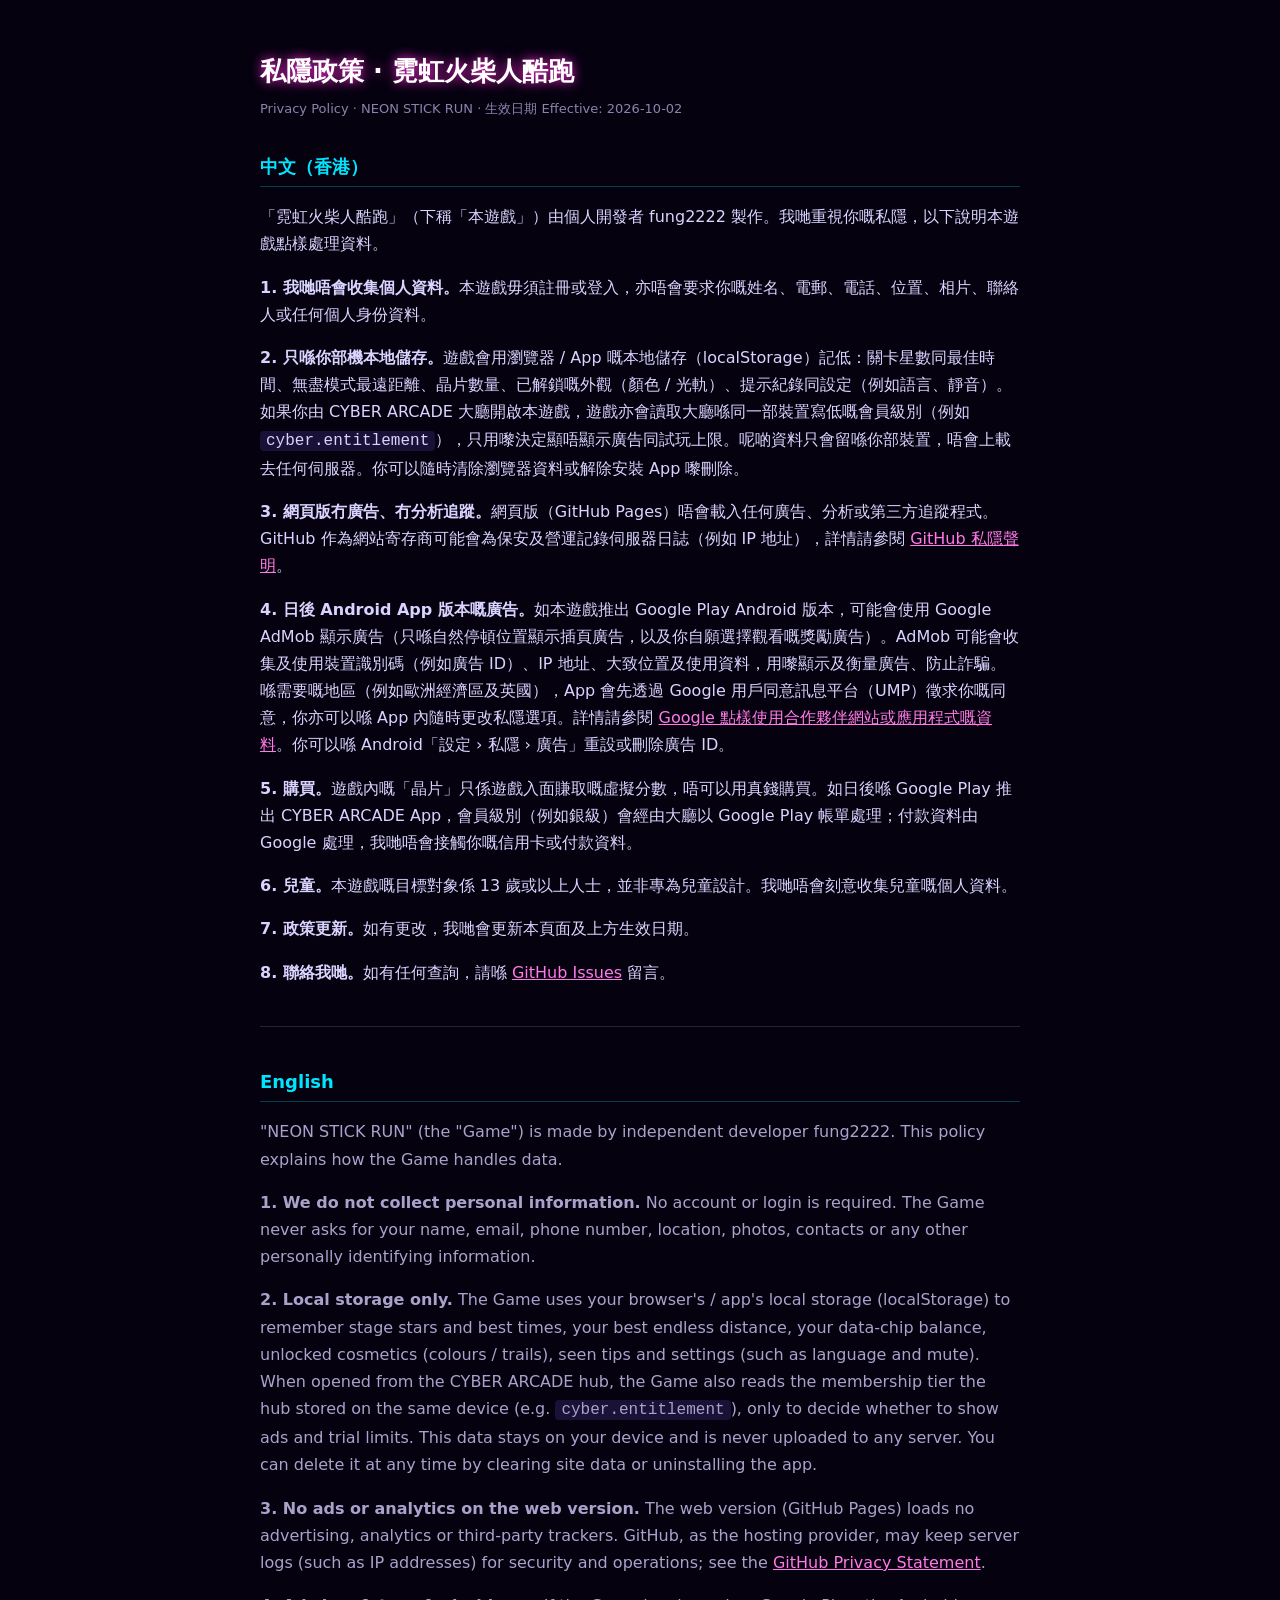
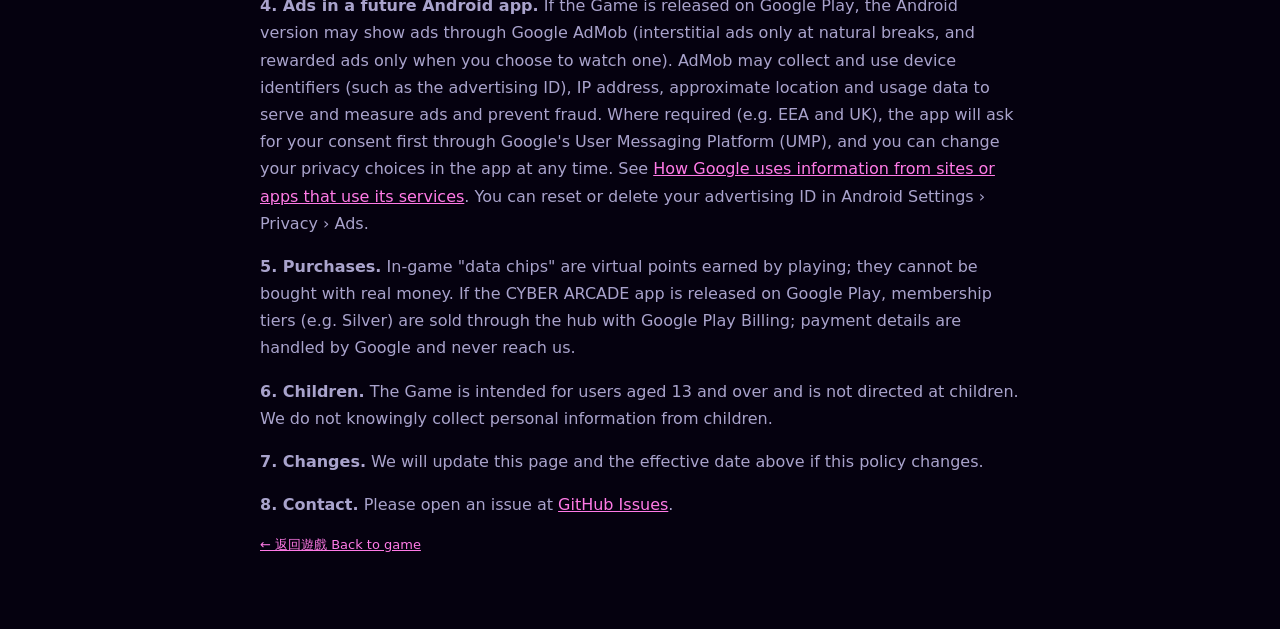
<file: privacy.html>
<!DOCTYPE html>
<html lang="zh-Hant-HK">
<head>
<meta charset="utf-8">
<meta name="viewport" content="width=device-width, initial-scale=1">
<meta name="robots" content="noindex,nofollow">
<meta name="googlebot" content="noindex,nofollow">
<link rel="icon" href="data:,">
<title>私隱政策 Privacy Policy · 霓虹火柴人酷跑 NEON STICK RUN</title>
<style>
  body { margin: 0; background: #05010f; color: #d9d4ff; font: 16px/1.7 system-ui, -apple-system, "Noto Sans TC", "PingFang HK", sans-serif; }
  main { max-width: 760px; margin: 0 auto; padding: 32px 20px 64px; }
  h1 { color: #fff; font-size: 26px; text-shadow: 0 0 12px #ff2bd6; margin-bottom: 4px; }
  h2 { color: #00e5ff; font-size: 18px; margin-top: 32px; border-bottom: 1px solid #00e5ff44; padding-bottom: 4px; }
  .en { color: #a9a3cc; }
  a { color: #ff7ae6; }
  code { background: #1a1236; padding: 1px 6px; border-radius: 4px; }
  .meta { color: #8a84ad; font-size: 13px; }
  hr { border: 0; border-top: 1px solid #ffffff22; margin: 40px 0; }
</style>
</head>
<body>
<main>
<h1>私隱政策 · 霓虹火柴人酷跑</h1>
<div class="meta">Privacy Policy · NEON STICK RUN · 生效日期 Effective: 2026-10-02</div>

<h2>中文（香港）</h2>
<p>「霓虹火柴人酷跑」（下稱「本遊戲」）由個人開發者 fung2222 製作。我哋重視你嘅私隱，以下說明本遊戲點樣處理資料。</p>
<p><b>1. 我哋唔會收集個人資料。</b>本遊戲毋須註冊或登入，亦唔會要求你嘅姓名、電郵、電話、位置、相片、聯絡人或任何個人身份資料。</p>
<p><b>2. 只喺你部機本地儲存。</b>遊戲會用瀏覽器 / App 嘅本地儲存（localStorage）記低：關卡星數同最佳時間、無盡模式最遠距離、晶片數量、已解鎖嘅外觀（顏色 / 光軌）、提示紀錄同設定（例如語言、靜音）。如果你由 CYBER ARCADE 大廳開啟本遊戲，遊戲亦會讀取大廳喺同一部裝置寫低嘅會員級別（例如 <code>cyber.entitlement</code>），只用嚟決定顯唔顯示廣告同試玩上限。呢啲資料只會留喺你部裝置，唔會上載去任何伺服器。你可以隨時清除瀏覽器資料或解除安裝 App 嚟刪除。</p>
<p><b>3. 網頁版冇廣告、冇分析追蹤。</b>網頁版（GitHub Pages）唔會載入任何廣告、分析或第三方追蹤程式。GitHub 作為網站寄存商可能會為保安及營運記錄伺服器日誌（例如 IP 地址），詳情請參閱 <a href="https://docs.github.com/site-policy/privacy-policies/github-general-privacy-statement">GitHub 私隱聲明</a>。</p>
<p><b>4. 日後 Android App 版本嘅廣告。</b>如本遊戲推出 Google Play Android 版本，可能會使用 Google AdMob 顯示廣告（只喺自然停頓位置顯示插頁廣告，以及你自願選擇觀看嘅獎勵廣告）。AdMob 可能會收集及使用裝置識別碼（例如廣告 ID）、IP 地址、大致位置及使用資料，用嚟顯示及衡量廣告、防止詐騙。喺需要嘅地區（例如歐洲經濟區及英國），App 會先透過 Google 用戶同意訊息平台（UMP）徵求你嘅同意，你亦可以喺 App 內隨時更改私隱選項。詳情請參閱 <a href="https://policies.google.com/technologies/partner-sites">Google 點樣使用合作夥伴網站或應用程式嘅資料</a>。你可以喺 Android「設定 › 私隱 › 廣告」重設或刪除廣告 ID。</p>
<p><b>5. 購買。</b>遊戲內嘅「晶片」只係遊戲入面賺取嘅虛擬分數，唔可以用真錢購買。如日後喺 Google Play 推出 CYBER ARCADE App，會員級別（例如銀級）會經由大廳以 Google Play 帳單處理；付款資料由 Google 處理，我哋唔會接觸你嘅信用卡或付款資料。</p>
<p><b>6. 兒童。</b>本遊戲嘅目標對象係 13 歲或以上人士，並非專為兒童設計。我哋唔會刻意收集兒童嘅個人資料。</p>
<p><b>7. 政策更新。</b>如有更改，我哋會更新本頁面及上方生效日期。</p>
<p><b>8. 聯絡我哋。</b>如有任何查詢，請喺 <a href="https://github.com/fung2222/neon-stick-run/issues">GitHub Issues</a> 留言。</p>

<hr>
<h2 class="en-h">English</h2>
<div class="en">
<p>"NEON STICK RUN" (the "Game") is made by independent developer fung2222. This policy explains how the Game handles data.</p>
<p><b>1. We do not collect personal information.</b> No account or login is required. The Game never asks for your name, email, phone number, location, photos, contacts or any other personally identifying information.</p>
<p><b>2. Local storage only.</b> The Game uses your browser's / app's local storage (localStorage) to remember stage stars and best times, your best endless distance, your data-chip balance, unlocked cosmetics (colours / trails), seen tips and settings (such as language and mute). When opened from the CYBER ARCADE hub, the Game also reads the membership tier the hub stored on the same device (e.g. <code>cyber.entitlement</code>), only to decide whether to show ads and trial limits. This data stays on your device and is never uploaded to any server. You can delete it at any time by clearing site data or uninstalling the app.</p>
<p><b>3. No ads or analytics on the web version.</b> The web version (GitHub Pages) loads no advertising, analytics or third-party trackers. GitHub, as the hosting provider, may keep server logs (such as IP addresses) for security and operations; see the <a href="https://docs.github.com/site-policy/privacy-policies/github-general-privacy-statement">GitHub Privacy Statement</a>.</p>
<p><b>4. Ads in a future Android app.</b> If the Game is released on Google Play, the Android version may show ads through Google AdMob (interstitial ads only at natural breaks, and rewarded ads only when you choose to watch one). AdMob may collect and use device identifiers (such as the advertising ID), IP address, approximate location and usage data to serve and measure ads and prevent fraud. Where required (e.g. EEA and UK), the app will ask for your consent first through Google's User Messaging Platform (UMP), and you can change your privacy choices in the app at any time. See <a href="https://policies.google.com/technologies/partner-sites">How Google uses information from sites or apps that use its services</a>. You can reset or delete your advertising ID in Android Settings › Privacy › Ads.</p>
<p><b>5. Purchases.</b> In-game "data chips" are virtual points earned by playing; they cannot be bought with real money. If the CYBER ARCADE app is released on Google Play, membership tiers (e.g. Silver) are sold through the hub with Google Play Billing; payment details are handled by Google and never reach us.</p>
<p><b>6. Children.</b> The Game is intended for users aged 13 and over and is not directed at children. We do not knowingly collect personal information from children.</p>
<p><b>7. Changes.</b> We will update this page and the effective date above if this policy changes.</p>
<p><b>8. Contact.</b> Please open an issue at <a href="https://github.com/fung2222/neon-stick-run/issues">GitHub Issues</a>.</p>
</div>
<p class="meta"><a href="./">← 返回遊戲 Back to game</a></p>
</main>
</body>
</html>
</file>
